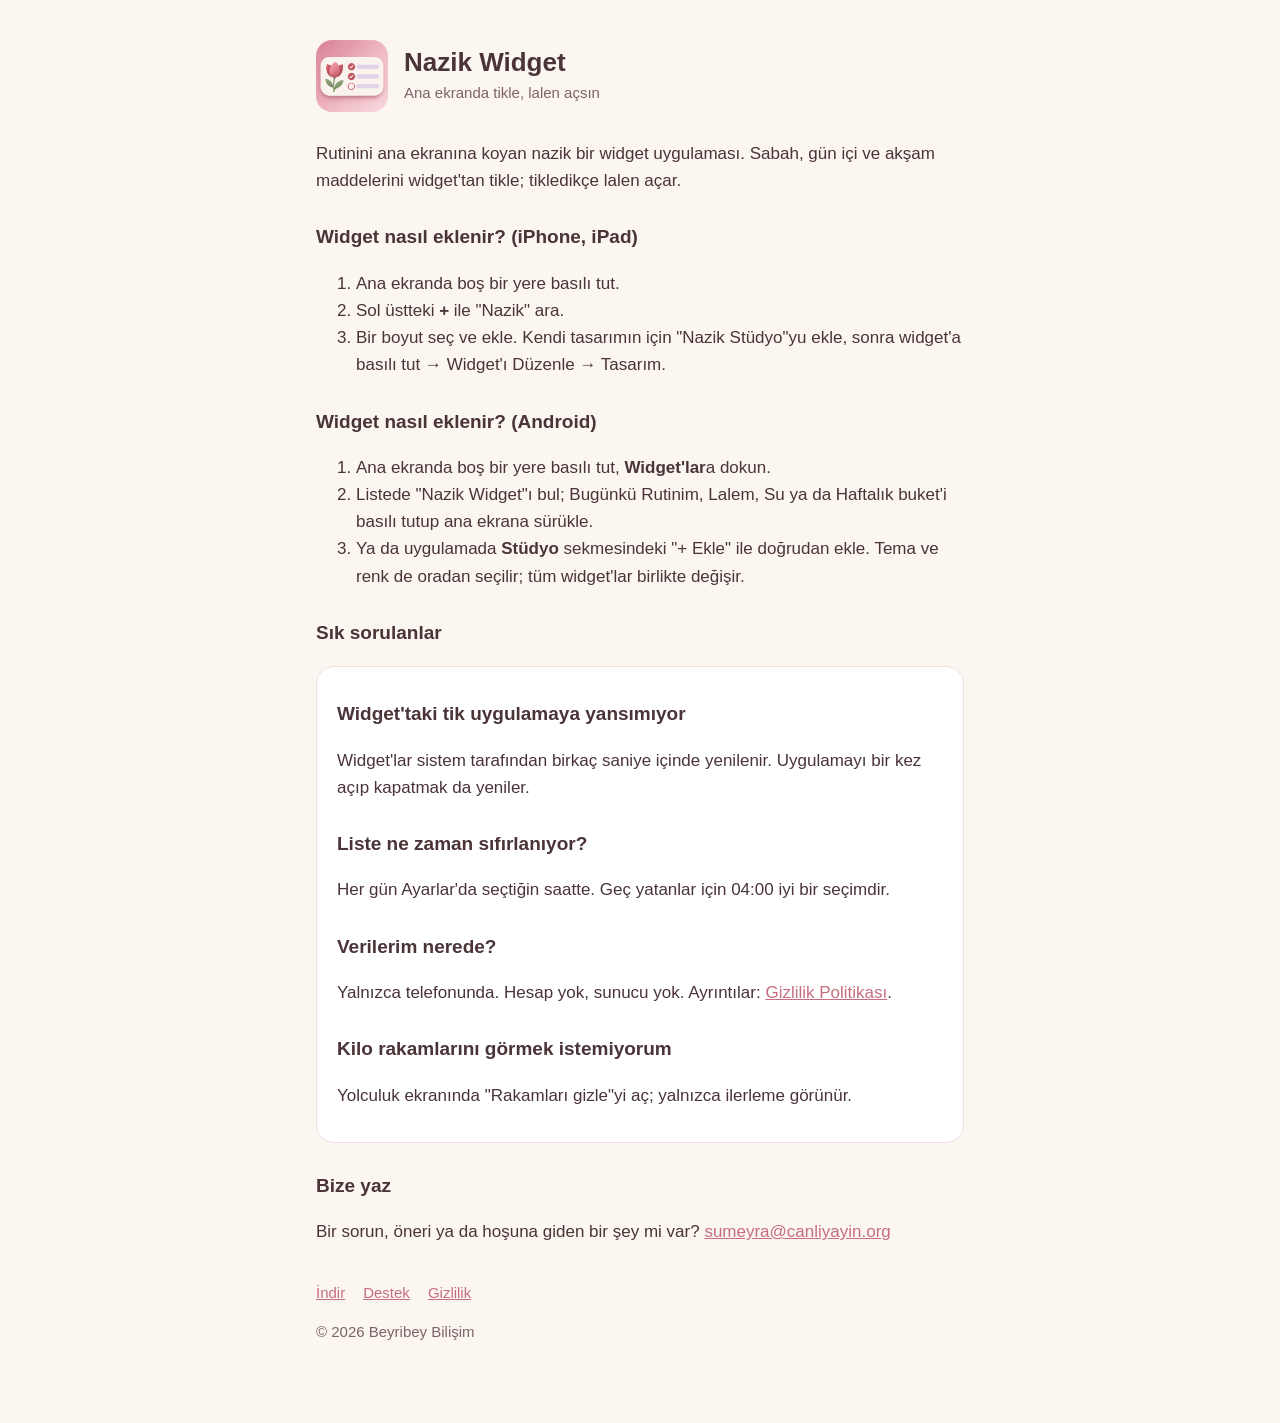
<file: index.html>
<!doctype html>
<html lang="tr">
<head>
<meta charset="utf-8">
<meta name="viewport" content="width=device-width, initial-scale=1">
<title>Nazik Widget · Destek</title>
<link rel="stylesheet" href="style.css">
</head>
<body>
<main>
  <header>
    <img src="ikon.png" alt="Nazik Widget ikonu">
    <div>
      <h1>Nazik Widget</h1>
      <p>Ana ekranda tikle, lalen açsın</p>
    </div>
  </header>

  <p>Rutinini ana ekranına koyan nazik bir widget uygulaması. Sabah, gün içi ve akşam maddelerini widget'tan tikle; tikledikçe lalen açar.</p>

  <h2>Widget nasıl eklenir? (iPhone, iPad)</h2>
  <ol>
    <li>Ana ekranda boş bir yere basılı tut.</li>
    <li>Sol üstteki <b>+</b> ile "Nazik" ara.</li>
    <li>Bir boyut seç ve ekle. Kendi tasarımın için "Nazik Stüdyo"yu ekle, sonra widget'a basılı tut → Widget'ı Düzenle → Tasarım.</li>
  </ol>

  <h2>Widget nasıl eklenir? (Android)</h2>
  <ol>
    <li>Ana ekranda boş bir yere basılı tut, <b>Widget'lar</b>a dokun.</li>
    <li>Listede "Nazik Widget"ı bul; Bugünkü Rutinim, Lalem, Su ya da Haftalık buket'i basılı tutup ana ekrana sürükle.</li>
    <li>Ya da uygulamada <b>Stüdyo</b> sekmesindeki "+ Ekle" ile doğrudan ekle. Tema ve renk de oradan seçilir; tüm widget'lar birlikte değişir.</li>
  </ol>

  <h2>Sık sorulanlar</h2>
  <div class="card">
    <h2>Widget'taki tik uygulamaya yansımıyor</h2>
    <p>Widget'lar sistem tarafından birkaç saniye içinde yenilenir. Uygulamayı bir kez açıp kapatmak da yeniler.</p>
    <h2>Liste ne zaman sıfırlanıyor?</h2>
    <p>Her gün Ayarlar'da seçtiğin saatte. Geç yatanlar için 04:00 iyi bir seçimdir.</p>
    <h2>Verilerim nerede?</h2>
    <p>Yalnızca telefonunda. Hesap yok, sunucu yok. Ayrıntılar: <a href="gizlilik.html">Gizlilik Politikası</a>.</p>
    <h2>Kilo rakamlarını görmek istemiyorum</h2>
    <p>Yolculuk ekranında "Rakamları gizle"yi aç; yalnızca ilerleme görünür.</p>
  </div>

  <h2>Bize yaz</h2>
  <p>Bir sorun, öneri ya da hoşuna giden bir şey mi var? <a href="mailto:sumeyra@canliyayin.org">sumeyra@canliyayin.org</a></p>

  <nav><a href="indir.html">İndir</a><a href="index.html">Destek</a><a href="gizlilik.html">Gizlilik</a></nav>
  <p class="soft">© 2026 Beyribey Bilişim</p>
</main>
</body>
</html>
</file>
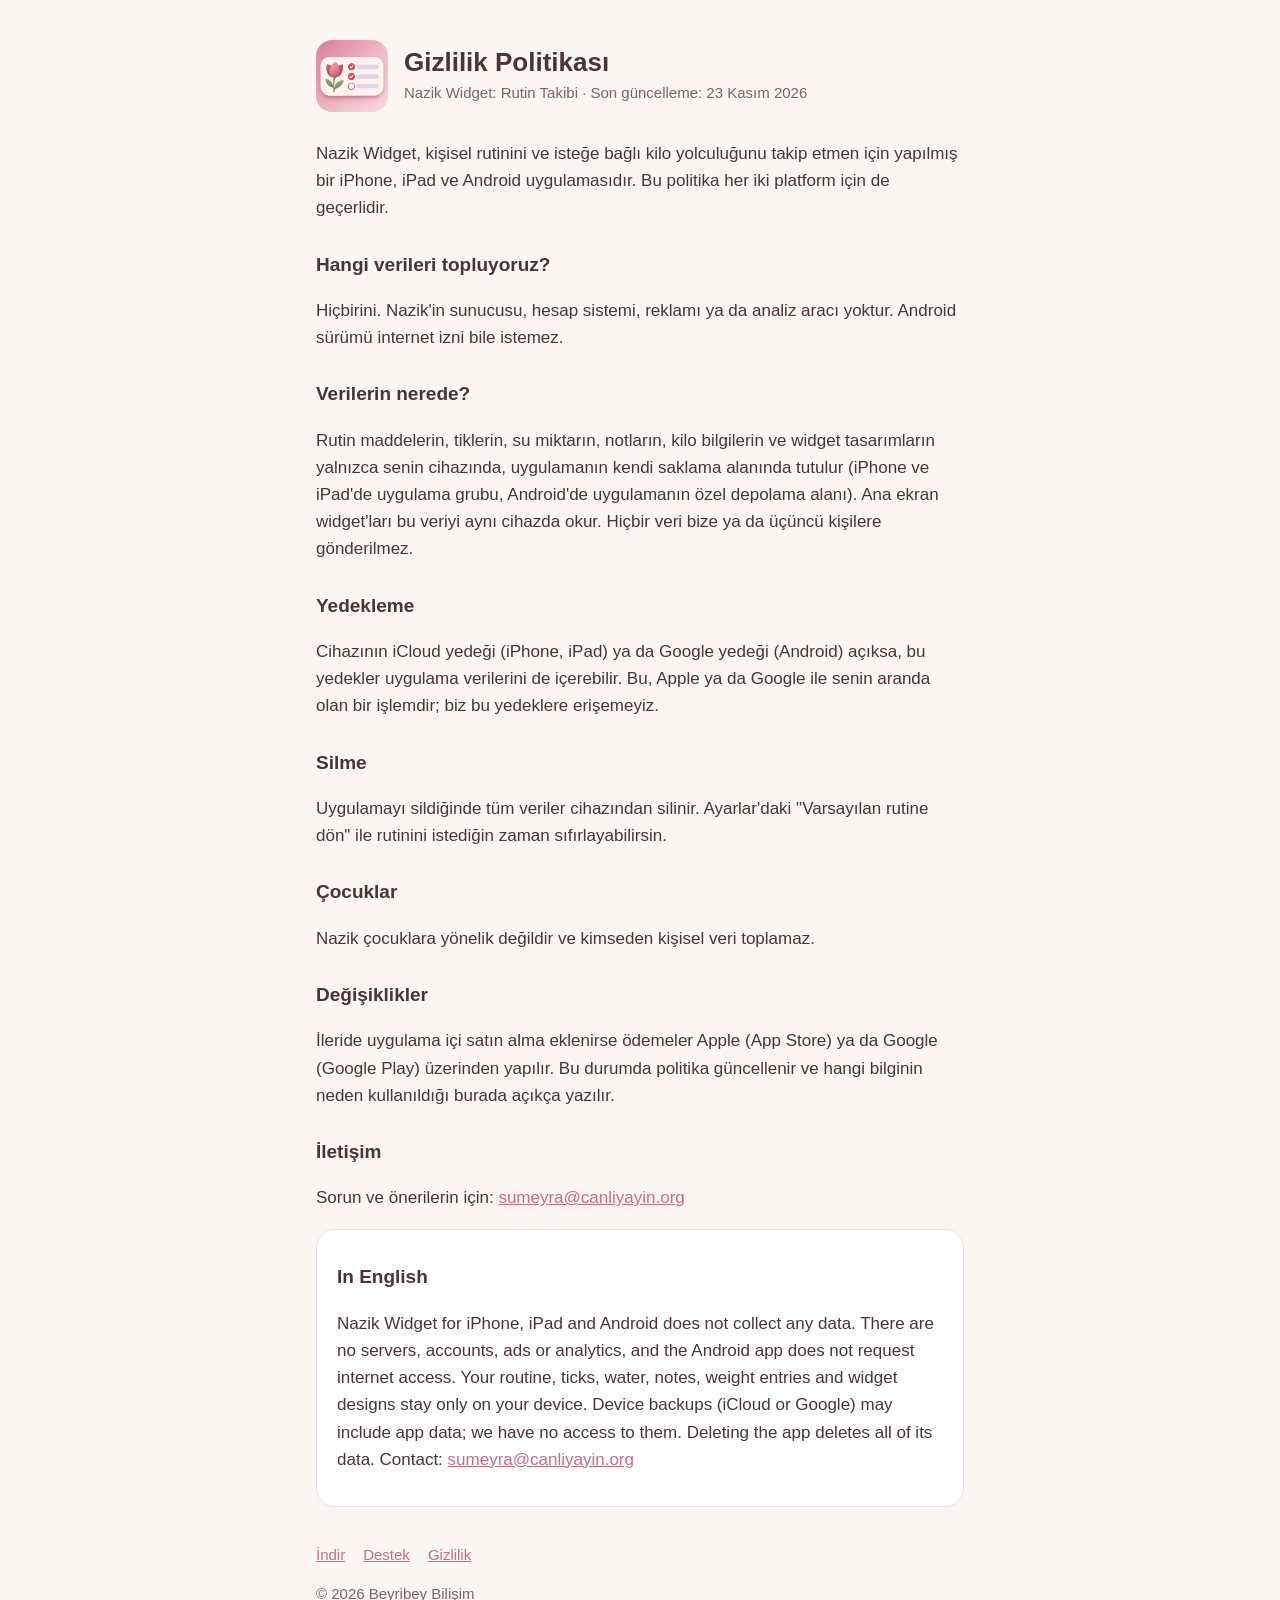
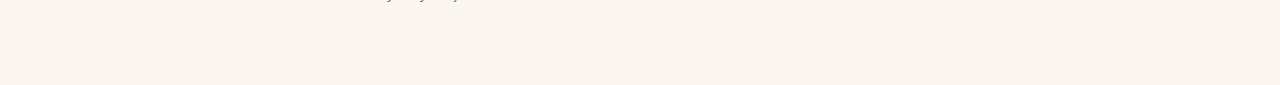
<file: gizlilik.html>
<!doctype html>
<html lang="tr">
<head>
<meta charset="utf-8">
<meta name="viewport" content="width=device-width, initial-scale=1">
<title>Nazik Widget · Gizlilik Politikası</title>
<link rel="stylesheet" href="style.css">
</head>
<body>
<main>
  <header>
    <img src="ikon.png" alt="Nazik Widget ikonu">
    <div>
      <h1>Gizlilik Politikası</h1>
      <p>Nazik Widget: Rutin Takibi · Son güncelleme: 23 Kasım 2026</p>
    </div>
  </header>

  <p>Nazik Widget, kişisel rutinini ve isteğe bağlı kilo yolculuğunu takip etmen için yapılmış bir iPhone, iPad ve Android uygulamasıdır. Bu politika her iki platform için de geçerlidir.</p>

  <h2>Hangi verileri topluyoruz?</h2>
  <p>Hiçbirini. Nazik'in sunucusu, hesap sistemi, reklamı ya da analiz aracı yoktur. Android sürümü internet izni bile istemez.</p>

  <h2>Verilerin nerede?</h2>
  <p>Rutin maddelerin, tiklerin, su miktarın, notların, kilo bilgilerin ve widget tasarımların yalnızca senin cihazında, uygulamanın kendi saklama alanında tutulur (iPhone ve iPad'de uygulama grubu, Android'de uygulamanın özel depolama alanı). Ana ekran widget'ları bu veriyi aynı cihazda okur. Hiçbir veri bize ya da üçüncü kişilere gönderilmez.</p>

  <h2>Yedekleme</h2>
  <p>Cihazının iCloud yedeği (iPhone, iPad) ya da Google yedeği (Android) açıksa, bu yedekler uygulama verilerini de içerebilir. Bu, Apple ya da Google ile senin aranda olan bir işlemdir; biz bu yedeklere erişemeyiz.</p>

  <h2>Silme</h2>
  <p>Uygulamayı sildiğinde tüm veriler cihazından silinir. Ayarlar'daki "Varsayılan rutine dön" ile rutinini istediğin zaman sıfırlayabilirsin.</p>

  <h2>Çocuklar</h2>
  <p>Nazik çocuklara yönelik değildir ve kimseden kişisel veri toplamaz.</p>

  <h2>Değişiklikler</h2>
  <p>İleride uygulama içi satın alma eklenirse ödemeler Apple (App Store) ya da Google (Google Play) üzerinden yapılır. Bu durumda politika güncellenir ve hangi bilginin neden kullanıldığı burada açıkça yazılır.</p>

  <h2>İletişim</h2>
  <p>Sorun ve önerilerin için: <a href="mailto:sumeyra@canliyayin.org">sumeyra@canliyayin.org</a></p>

  <div class="card">
    <h2>In English</h2>
    <p>Nazik Widget for iPhone, iPad and Android does not collect any data. There are no servers, accounts, ads or analytics, and the Android app does not request internet access. Your routine, ticks, water, notes, weight entries and widget designs stay only on your device. Device backups (iCloud or Google) may include app data; we have no access to them. Deleting the app deletes all of its data. Contact: <a href="mailto:sumeyra@canliyayin.org">sumeyra@canliyayin.org</a></p>
  </div>

  <nav><a href="indir.html">İndir</a><a href="index.html">Destek</a><a href="gizlilik.html">Gizlilik</a></nav>
  <p class="soft">© 2026 Beyribey Bilişim</p>
</main>
</body>
</html>
</file>
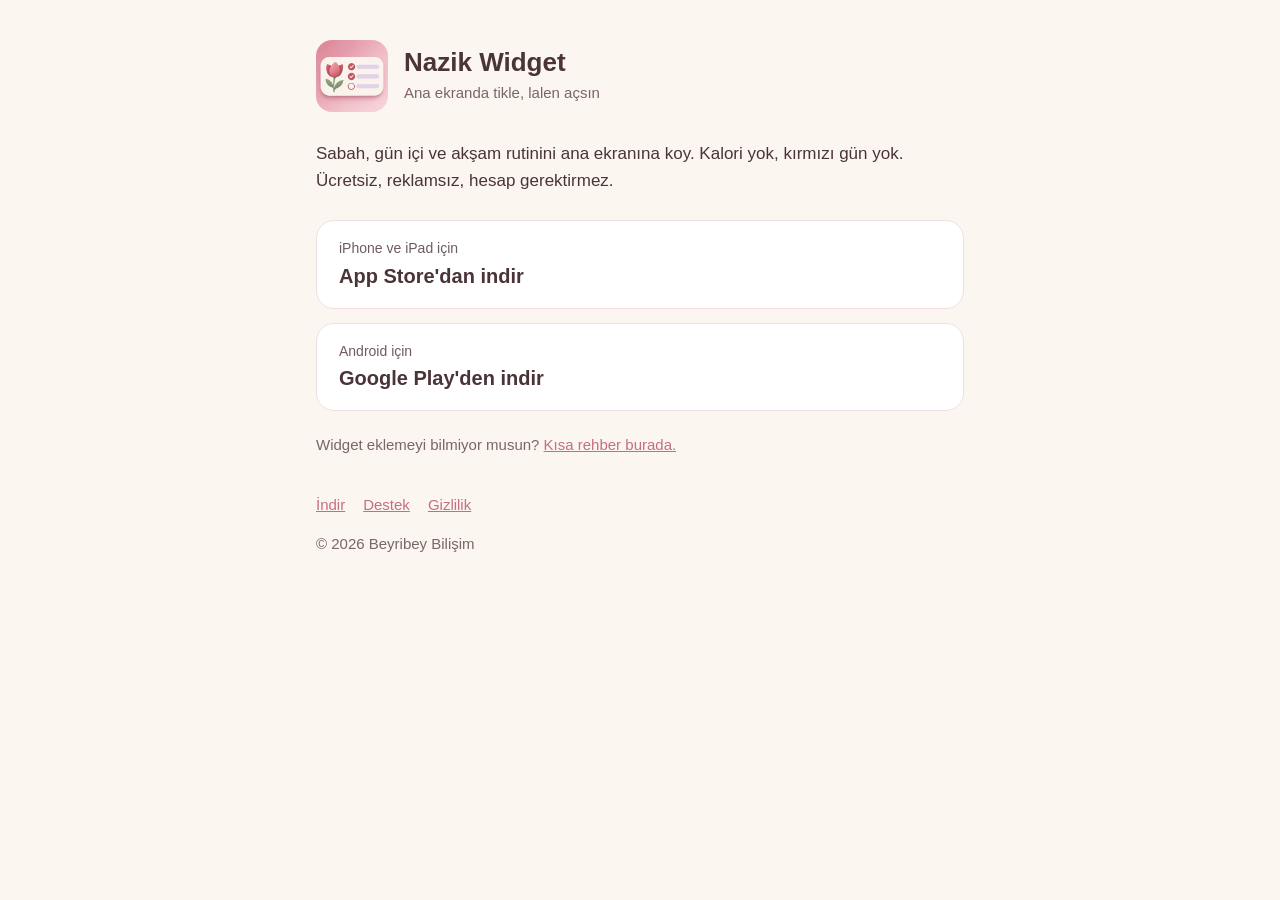
<file: indir.html>
<!doctype html>
<html lang="tr">
<head>
<meta charset="utf-8">
<meta name="viewport" content="width=device-width, initial-scale=1">
<title>Nazik Widget · İndir</title>
<meta name="description" content="Nazik Widget: rutinini ana ekranına koy, tikledikçe lalen açsın. iPhone, iPad ve Android için ücretsiz.">
<link rel="stylesheet" href="style.css">
</head>
<body>
<main>
  <header>
    <img src="ikon.png" alt="Nazik Widget ikonu">
    <div>
      <h1>Nazik Widget</h1>
      <p>Ana ekranda tikle, lalen açsın</p>
    </div>
  </header>

  <p>Sabah, gün içi ve akşam rutinini ana ekranına koy. Kalori yok, kırmızı gün yok. Ücretsiz, reklamsız, hesap gerektirmez.</p>

  <div class="stores">
    <a class="store" id="ios" href="https://apps.apple.com/tr/app/nazik-widget-rutin-takibi/id6838272075">
      <span class="store-small">iPhone ve iPad için</span>
      <span class="store-big">App Store'dan indir</span>
    </a>
    <a class="store" id="android" href="https://play.google.com/store/apps/details?id=com.beyribey.nazik">
      <span class="store-small">Android için</span>
      <span class="store-big">Google Play'den indir</span>
    </a>
  </div>

  <p class="soft">Widget eklemeyi bilmiyor musun? <a href="index.html">Kısa rehber burada.</a></p>

  <nav><a href="indir.html">İndir</a><a href="index.html">Destek</a><a href="gizlilik.html">Gizlilik</a></nav>
  <p class="soft">© 2026 Beyribey Bilişim</p>
</main>
<script>
  // Ziyaretçinin telefonuna uyan mağazayı öne al.
  var ua = navigator.userAgent || "";
  var isIOS = /iPhone|iPad|iPod/.test(ua) || (/Macintosh/.test(ua) && "ontouchend" in document);
  var isAndroid = /Android/.test(ua);
  var first = isAndroid ? "android" : (isIOS ? "ios" : null);
  if (first) {
    var el = document.getElementById(first);
    el.classList.add("primary");
    el.parentNode.insertBefore(el, el.parentNode.firstChild);
  }
</script>
</body>
</html>
</file>
<file: style.css>
:root {
  --bg: #fbf6f0;
  --card: #ffffff;
  --text: #4a3438;
  --soft: #7d6468;
  --accent: #c76e7e;
  --line: #f0dfe2;
}
@media (prefers-color-scheme: dark) {
  :root {
    --bg: #1f1a1b;
    --card: #2a2324;
    --text: #f3e9ea;
    --soft: #c9b6b9;
    --accent: #e39ba6;
    --line: #3a3132;
  }
}
* { box-sizing: border-box; }
body {
  margin: 0;
  background: var(--bg);
  color: var(--text);
  font: 17px/1.6 -apple-system, BlinkMacSystemFont, "Segoe UI", Roboto, sans-serif;
}
main { max-width: 680px; margin: 0 auto; padding: 40px 16px 64px; }
header { display: flex; align-items: center; gap: 16px; margin-bottom: 28px; }
header img { width: 72px; height: 72px; border-radius: 16px; }
header h1 { margin: 0; font-size: 26px; line-height: 1.2; }
header p { margin: 2px 0 0; color: var(--soft); font-size: 15px; }
h2 { font-size: 19px; margin: 28px 0 6px; }
p, li { color: var(--text); }
.soft { color: var(--soft); font-size: 15px; }
.card { background: var(--card); border: 1px solid var(--line); border-radius: 18px; padding: 4px 20px 16px; margin-top: 18px; }
a { color: var(--accent); }
nav { margin-top: 36px; display: flex; gap: 18px; font-size: 15px; }
.stores { display: grid; gap: 14px; margin: 26px 0 22px; }
.store {
  display: block; text-decoration: none;
  background: var(--card); color: var(--text);
  border: 1.5px solid var(--line); border-radius: 18px;
  padding: 16px 22px;
}
.store.primary { background: var(--accent); border-color: var(--accent); color: #fff; }
.store-small { display: block; font-size: 14px; opacity: .8; }
.store-big { display: block; font-size: 20px; font-weight: 700; }
.store:focus-visible { outline: 3px solid var(--accent); outline-offset: 3px; }
@media (prefers-color-scheme: dark) {
  .store.primary { color: #1f1a1b; }
}
</file>
